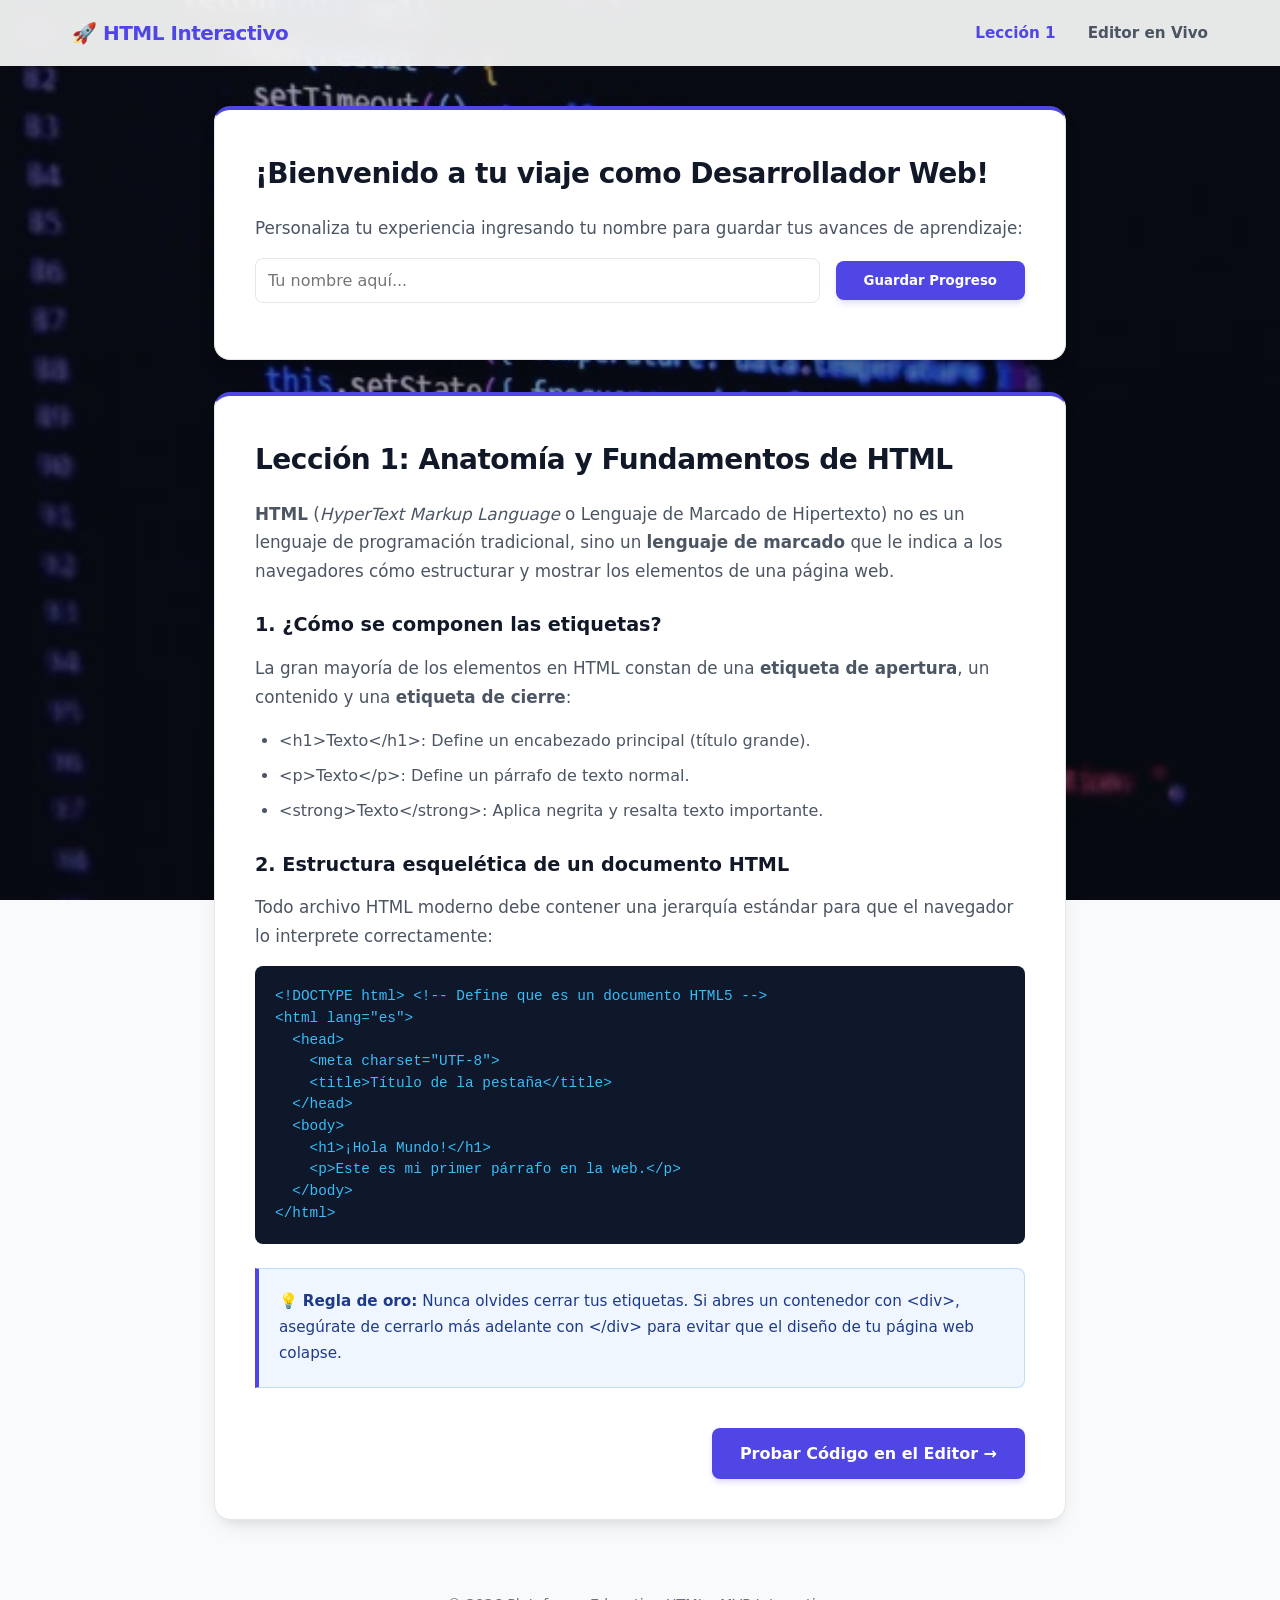
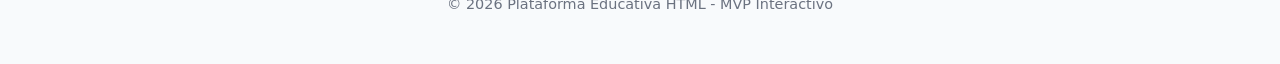
<file: index.html>
<!DOCTYPE html>
<html lang="es">
<head>
    <meta charset="UTF-8">
    <meta name="viewport" content="width=device-width, initial-scale=1.0">
    <title>Lección 1: Fundamentos de HTML - HTML Interactivo</title>
    <!-- Vinculación con tu archivo CSS -->
    <link rel="stylesheet" href="estilos.css">
</head>
<body>

    <!-- Barra de Navegación -->
    <header>
        <div class="nav-container">
            <a href="index.html" class="logo">🚀 HTML Interactivo</a>
            <ul class="nav-links">
                <li><a href="index.html" class="active">Lección 1</a></li>
                <li><a href="editor.html">Editor en Vivo</a></li>
            </ul>
        </div>
    </header>

    <!-- Contenido Principal: Lección Extendida -->
    <main class="container">
        
        <!-- Tarjeta de Registro Mínimo -->
        <section class="card">
            <h2>¡Bienvenido a tu viaje como Desarrollador Web!</h2>
            <p>Personaliza tu experiencia ingresando tu nombre para guardar tus avances de aprendizaje:</p>
            <form id="registro-form">
                <div style="display: flex; gap: 1rem; flex-wrap: wrap; align-items: center; margin-top: 0.75rem;">
                    <input type="text" id="nombre" required placeholder="Tu nombre aquí..." style="padding: 0.75rem; flex: 1; min-width: 250px; border: 1px solid var(--border-color); border-radius: 0.5rem; font-size: 1rem;">
                    <button type="submit" class="btn">Guardar Progreso</button>
                </div>
            </form>
            <div id="saludo-usuario" style="margin-top: 1rem; font-weight: bold; color: var(--primary-color);"></div>
        </section>

        <!-- Tarjeta de Teoría Extendida: Lección 1 -->
        <section class="card">
            <h2>Lección 1: Anatomía y Fundamentos de HTML</h2>
            <p><strong>HTML</strong> (<em>HyperText Markup Language</em> o Lenguaje de Marcado de Hipertexto) no es un lenguaje de programación tradicional, sino un <strong>lenguaje de marcado</strong> que le indica a los navegadores cómo estructurar y mostrar los elementos de una página web.</p>
            
            <h3>1. ¿Cómo se componen las etiquetas?</h3>
            <p>La gran mayoría de los elementos en HTML constan de una <strong>etiqueta de apertura</strong>, un contenido y una <strong>etiqueta de cierre</strong>:</p>
            
            <ul class="lesson-list">
                <li><code>&lt;h1&gt;Texto&lt;/h1&gt;</code>: Define un encabezado principal (título grande).</li>
                <li><code>&lt;p&gt;Texto&lt;/p&gt;</code>: Define un párrafo de texto normal.</li>
                <li><code>&lt;strong&gt;Texto&lt;/strong&gt;</code>: Aplica negrita y resalta texto importante.</li>
            </ul>

            <h3>2. Estructura esquelética de un documento HTML</h3>
            <p>Todo archivo HTML moderno debe contener una jerarquía estándar para que el navegador lo interprete correctamente:</p>
            
            <pre style="background-color: var(--code-bg); color: #38bdf8; padding: 1.25rem; border-radius: 0.5rem; overflow-x: auto; font-family: monospace; font-size: 0.9rem; margin-bottom: 1.5rem; line-height: 1.5;">
&lt;!DOCTYPE html&gt; &lt;!-- Define que es un documento HTML5 --&gt;
&lt;html lang="es"&gt;
  &lt;head&gt;
    &lt;meta charset="UTF-8"&gt;
    &lt;title&gt;Título de la pestaña&lt;/title&gt;
  &lt;/head&gt;
  &lt;body&gt;
    &lt;h1&gt;¡Hola Mundo!&lt;/h1&gt;
    &lt;p&gt;Este es mi primer párrafo en la web.&lt;/p&gt;
  &lt;/body&gt;
&lt;/html&gt;</pre>

            <div class="feedback-box">
                💡 <strong>Regla de oro:</strong> Nunca olvides cerrar tus etiquetas. Si abres un contenedor con <code>&lt;div&gt;</code>, asegúrate de cerrarlo más adelante con <code>&lt;/div&gt;</code> para evitar que el diseño de tu página web colapse.
            </div>

            <div style="margin-top: 2.5rem; display: flex; justify-content: flex-end;">
                <a href="editor.html" class="btn">Probar Código en el Editor &rarr;</a>
            </div>
        </section>

    </main>

    <!-- Pie de página -->
    <footer>
        <p style="text-align: center; padding: 2rem 0; color: #6b7280; font-size: 0.9rem;">&copy; 2026 Plataforma Educativa HTML - MVP Interactivo</p>
    </footer>

    <!-- Archivo JavaScript -->
    <script src="js/funciones.js"></script>
</body>
</html>
</file>
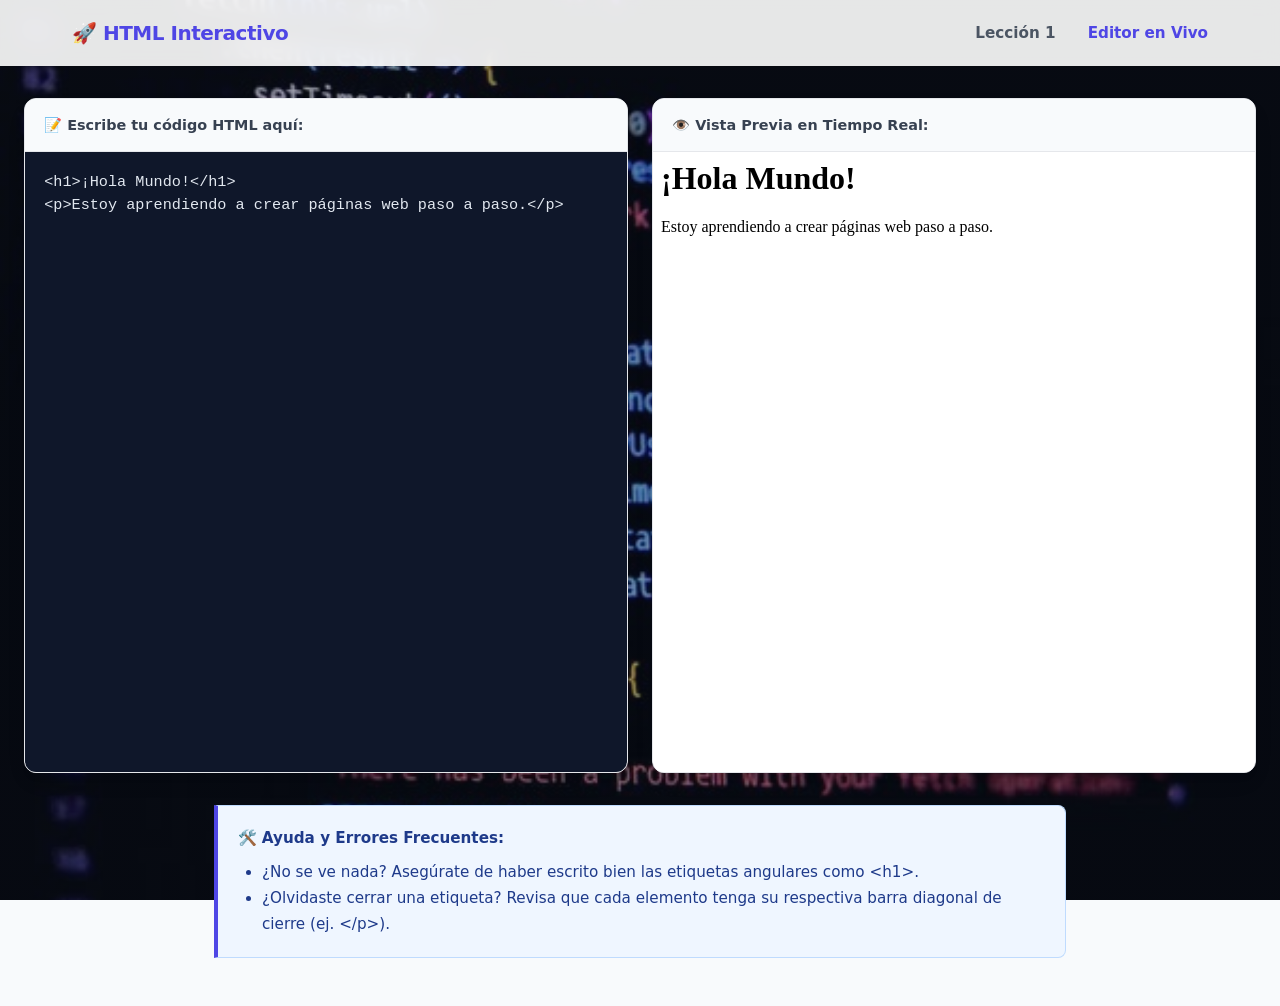
<file: editor.html>
<!DOCTYPE html>
<html lang="es">
<head>
    <meta charset="UTF-8">
    <meta name="viewport" content="width=device-width, initial-scale=1.0">
    <title>Editor en Vivo - HTML Interactivo</title>
    <!-- Vinculación con tu archivo CSS -->
    <link rel="stylesheet" href="estilos.css">
</head>
<body>

    <!-- Barra de Navegación -->
    <header>
        <div class="nav-container">
            <a href="index.html" class="logo">🚀 HTML Interactivo</a>
            <ul class="nav-links">
                <li><a href="index.html">Lección 1</a></li>
                <li><a href="editor.html" class="active">Editor en Vivo</a></li>
            </ul>
        </div>
    </header>

    <!-- Pantalla Dividida: Editor y Vista Previa -->
    <div class="split-screen">
        <!-- Columna Izquierda: Editor de Código -->
        <div class="pane">
            <div class="pane-header">📝 Escribe tu código HTML aquí:</div>
            <div class="pane-body">
                <textarea id="code-input" placeholder="Escribe tu código HTML aquí..."><h1>¡Hola Mundo!</h1>
<p>Estoy aprendiendo a crear páginas web paso a paso.</p></textarea>
            </div>
        </div>

        <!-- Columna Derecha: Vista Previa Inmediata -->
        <div class="pane">
            <div class="pane-header">👁️ Vista Previa en Tiempo Real:</div>
            <div class="pane-body">
                <iframe id="preview-output"></iframe>
            </div>
        </div>
    </div>

    <!-- Sección de Orientación para Errores Frecuentes -->
    <div class="container" style="margin-top: 1rem; margin-bottom: 3rem;">
        <div class="feedback-box">
            🛠️ <strong>Ayuda y Errores Frecuentes:</strong>
            <ul style="margin-left: 1.5rem; margin-top: 0.5rem;">
                <li>¿No se ve nada? Asegúrate de haber escrito bien las etiquetas angulares como <code>&lt;h1&gt;</code>.</li>
                <li>¿Olvidaste cerrar una etiqueta? Revisa que cada elemento tenga su respectiva barra diagonal de cierre (ej. <code>&lt;/p&gt;</code>).</li>
            </ul>
        </div>
    </div>

    <!-- Archivo JavaScript -->
    <script src="js/funciones.js"></script>
</body>
</html>
</file>
<file: estilos.css>
﻿/* --- Variables y Reset General --- */
:root {
    --primary-color: #4f46e5;
    --primary-dark: #4338ca;
    --text-color: #1f2937;
    --bg-color: #f8fafc;
    --card-bg: #ffffff;
    --border-color: #e5e7eb;
    --code-bg: #0f172a;
    --code-text: #38bdf8;
    --shadow: 0 10px 25px -5px rgb(0 0 0 / 0.08), 0 8px 10px -6px rgb(0 0 0 / 0.08);
    --transition: all 0.3s ease;
}

* {
    margin: 0;
    padding: 0;
    box-sizing: border-box;
    font-family: 'Segoe UI', system-ui, -apple-system, sans-serif;
}

body {
    background-color: var(--bg-color);
    /* Imagen de fondo nítida con un oscurecimiento muy suave para que resalten las tarjetas blancas */
    background-image: linear-gradient(rgba(15, 23, 42, 0.4), rgba(15, 23, 42, 0.4)), url('fondo-codigo.png');
    background-size: cover;
    background-position: center;
    background-attachment: fixed;
    color: var(--text-color);
    line-height: 1.7;
}

/* --- Barra de Navegación Profesional --- */
header {
    background-color: rgba(255, 255, 255, 0.9);
    backdrop-filter: blur(10px);
    box-shadow: 0 1px 3px 0 rgb(0 0 0 / 0.1);
    position: sticky;
    top: 0;
    z-index: 100;
}

.nav-container {
    max-width: 1200px;
    margin: 0 auto;
    padding: 1rem 2rem;
    display: flex;
    justify-content: space-between;
    align-items: center;
}

.logo {
    font-size: 1.25rem;
    font-weight: 800;
    color: var(--primary-color);
    text-decoration: none;
    letter-spacing: -0.5px;
}

.nav-links {
    list-style: none;
    display: flex;
    gap: 2rem;
    align-items: center;
}

.nav-links a {
    text-decoration: none;
    color: #4b5563;
    font-weight: 600;
    font-size: 0.95rem;
    transition: var(--transition);
}

.nav-links a:hover,
.nav-links a.active {
    color: var(--primary-color);
}

/* --- Contenedores y Tarjetas con Estilo --- */
.container {
    max-width: 900px;
    margin: 2.5rem auto;
    padding: 0 1.5rem;
}

.card {
    background-color: var(--card-bg);
    padding: 2.5rem;
    border-radius: 1rem;
    box-shadow: var(--shadow);
    margin-bottom: 2rem;
    border-top: 4px solid var(--primary-color);
    border: 1px solid var(--border-color);
    border-top: 4px solid var(--primary-color);
}

h1, h2, h3 {
    color: #111827;
    font-weight: 700;
}

h2 {
    font-size: 1.75rem;
    margin-bottom: 1rem;
    letter-spacing: -0.5px;
}

h3 {
    font-size: 1.2rem;
    margin-top: 1.5rem;
    margin-bottom: 0.75rem;
}

p {
    margin-bottom: 1rem;
    color: #4b5563;
    font-size: 1.05rem;
}

/* Listas estilizadas para la lección */
.lesson-list {
    margin: 1rem 0 1.5rem 1.5rem;
    color: #4b5563;
}

.lesson-list li {
    margin-bottom: 0.5rem;
}

.btn {
    display: inline-block;
    background-color: var(--primary-color);
    color: white;
    padding: 0.75rem 1.75rem;
    border-radius: 0.5rem;
    text-decoration: none;
    font-weight: 600;
    transition: var(--transition);
    border: none;
    cursor: pointer;
    box-shadow: 0 4px 6px -1px rgba(79, 70, 229, 0.2);
}

.btn:hover {
    background-color: var(--primary-dark);
    transform: translateY(-1px);
}

/* --- Pantalla Dividida para el Editor --- */
.split-screen {
    display: grid;
    grid-template-columns: 1fr 1fr;
    gap: 1.5rem;
    height: 75vh;
    max-width: 1400px;
    margin: 2rem auto;
    padding: 0 1.5rem;
}

@media (max-width: 768px) {
    .split-screen {
        grid-template-columns: 1fr;
        height: auto;
    }
}

.pane {
    background-color: var(--card-bg);
    border-radius: 0.75rem;
    box-shadow: var(--shadow);
    display: flex;
    flex-direction: column;
    overflow: hidden;
    border: 1px solid var(--border-color);
}

.pane-header {
    background-color: #f8fafc;
    padding: 0.85rem 1.2rem;
    font-weight: 700;
    border-bottom: 1px solid var(--border-color);
    font-size: 0.9rem;
    color: #374151;
}

.pane-body {
    flex: 1;
    display: flex;
    flex-direction: column;
}

textarea#code-input {
    width: 100%;
    height: 100%;
    background-color: var(--code-bg);
    color: #e2e8f0;
    padding: 1.2rem;
    border: none;
    resize: none;
    font-family: 'Fira Code', 'Courier New', Courier, monospace;
    font-size: 0.95rem;
    line-height: 1.5;
    outline: none;
}

iframe#preview-output {
    width: 100%;
    height: 100%;
    border: none;
    background-color: white;
}

/* Caja de sugerencias */
.feedback-box {
    background-color: #eff6ff;
    border: 1px solid #bfdbfe;
    border-left: 4px solid var(--primary-color);
    padding: 1.25rem;
    margin-top: 1.5rem;
    border-radius: 0 0.5rem 0.5rem 0;
    font-size: 0.95rem;
    color: #1e3a8a;
}
</file>
